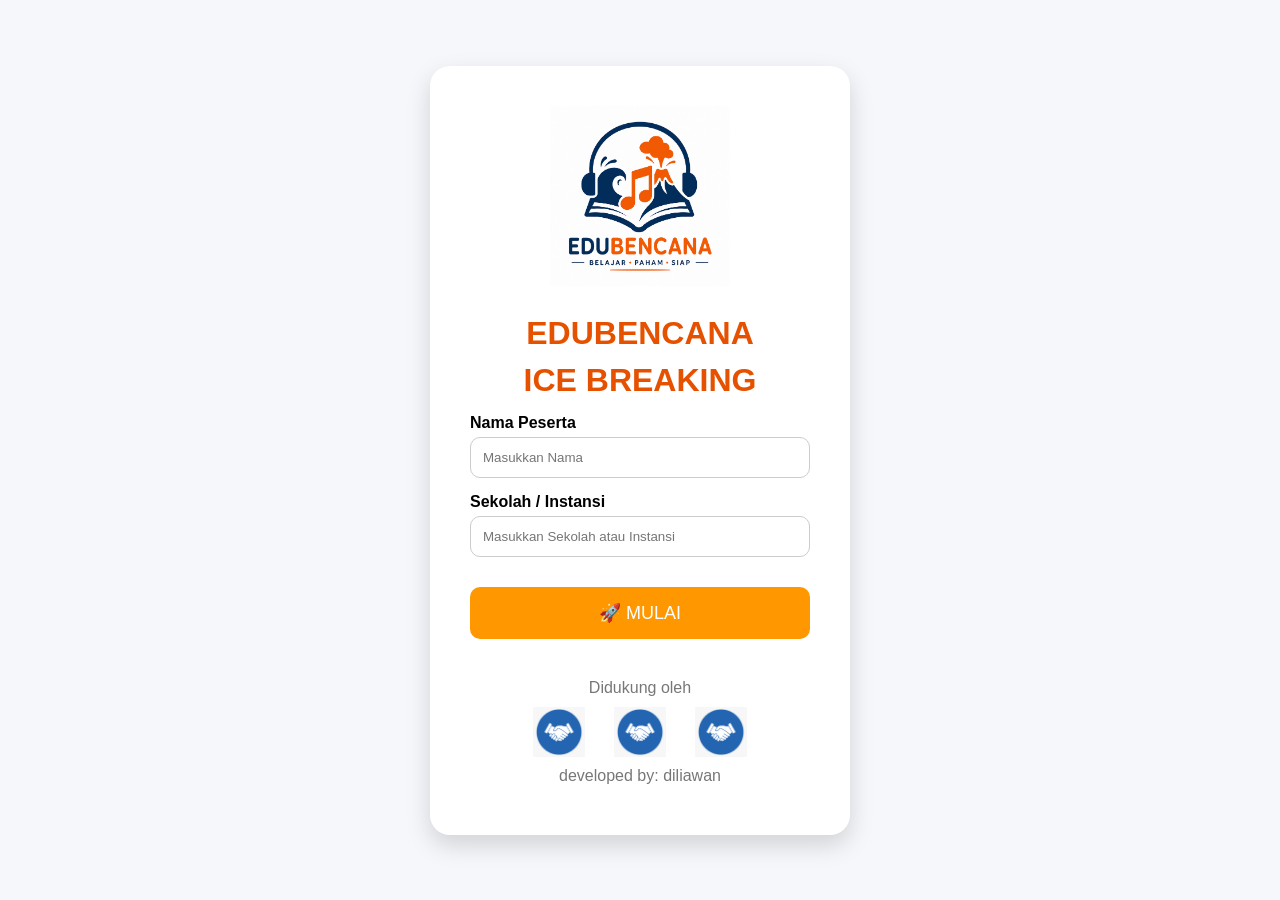
<file: index.html>
<!DOCTYPE html>
<html lang="id">
<head>
    <meta charset="utf-8">
    <meta name="viewport" content="width=device-width, initial-scale=1.0">
    <title>EDUBENCANA FUN</title>
    <link rel="stylesheet" href="css/style.css">
</head>
<body>
    <div class="container">
        <div class="header-logo">
    <img src="assets/logo/edubencana.png" alt="Edubencana">
</div>
        <h1>EDUBENCANA</h1>
        <h1>ICE BREAKING</h1>
        <label>Nama Peserta</label>

<input
    type="text"
    id="nama"
    placeholder="Masukkan Nama">

<label>Sekolah / Instansi</label>

<input
    type="text"
    id="instansi"
    placeholder="Masukkan Sekolah atau Instansi">

<button id="mulaiButton">
    🚀 MULAI
</button>
<div class="footer-sponsor">
    <p>Didukung oleh</p>

    <img src="assets/logo/sponsor.png" alt="sponsor">
    <img src="assets/logo/sponsor.png" alt="sponsor">
    <img src="assets/logo/sponsor.png" alt="sponsor">
    <p></p>
    <p>developed by: diliawan</p>
</div>
</div>
<script src="js/script.js"></script>
</body>

</html>
</file>
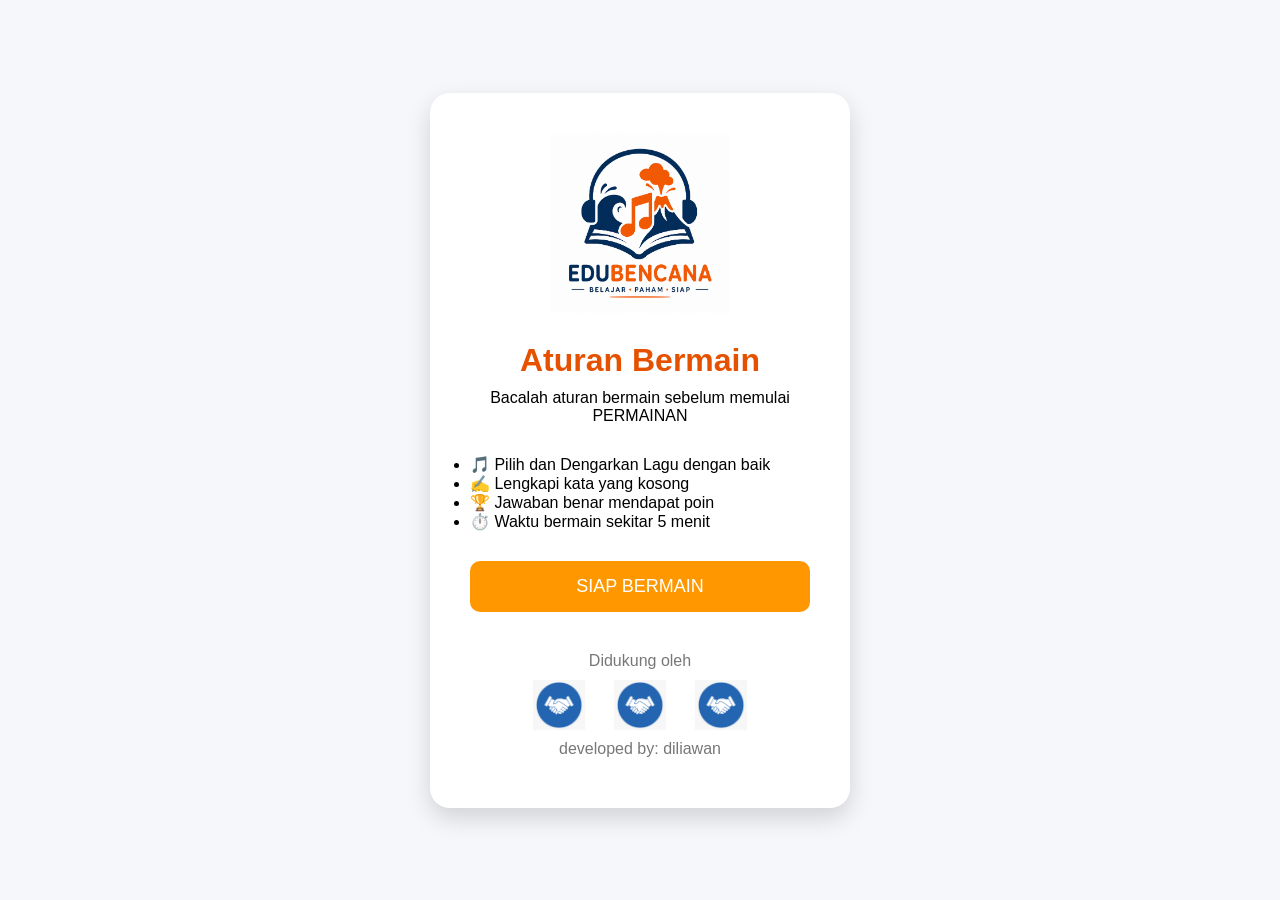
<file: aturan.html>
<!DOCTYPE html>
<html lang="id">
<head>
    <meta charset="UTF-8">
    <meta name="viewport"
    content="width=device-width, initial-scale=1.0">
    <title>Aturan Bermain</title>
    <link rel="stylesheet"
    href="css/style.css">
</head>
<body>
<div class="container">
    <div class="header-logo">
    <img src="assets/logo/edubencana.png" alt="Edubencana">
</div>
<h1>Aturan Bermain</h1>
<p>
    Bacalah aturan bermain sebelum memulai PERMAINAN
</p>
<ul>
<li>🎵 Pilih dan Dengarkan Lagu dengan baik</li>
<li>✍️ Lengkapi kata yang kosong</li>  
<li>🏆 Jawaban benar mendapat poin</li>
<li>⏱️ Waktu bermain sekitar 5 menit</li>
</ul>

<button id="gameButton">
SIAP BERMAIN 
</button>
<div class="footer-sponsor">
    <p>Didukung oleh</p>

    <img src="assets/logo/sponsor.png" alt="sponsor">
    <img src="assets/logo/sponsor.png" alt="sponsor">
    <img src="assets/logo/sponsor.png" alt="sponsor">
    <p></p>
    <p>developed by: diliawan</p>
</div>
</div>
<script src="js/script.js"></script>
</body>
</html>
</file>
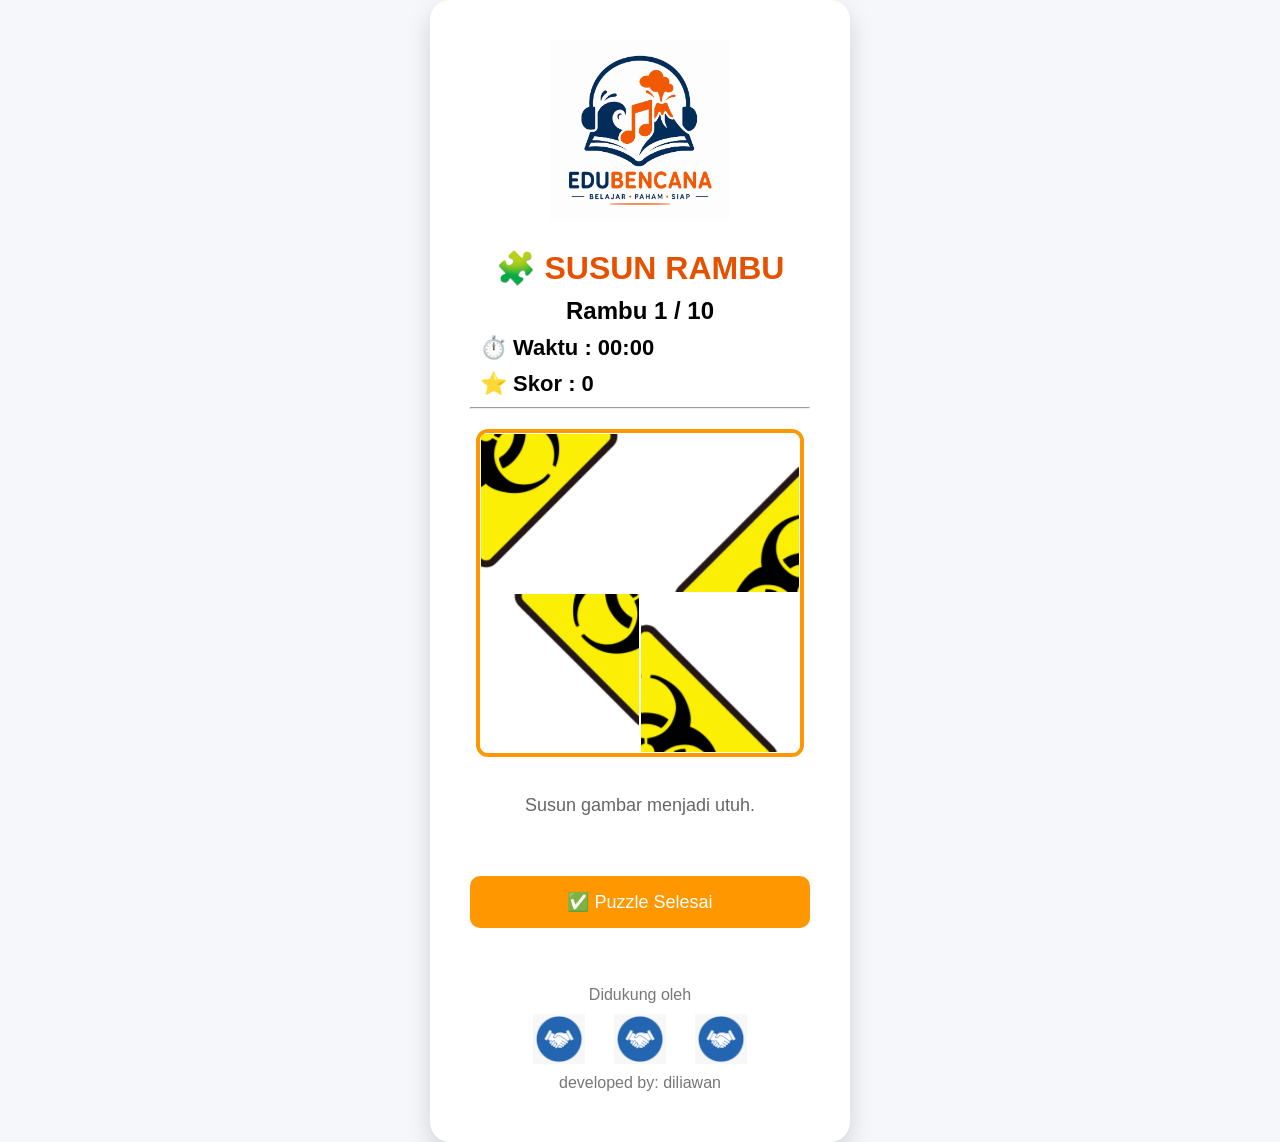
<file: game-rambu.html>
<!DOCTYPE html>
<html lang="id">

<head>

    <meta charset="UTF-8">

    <meta name="viewport" content="width=device-width, initial-scale=1.0">

    <title>Susun Rambu - Edubencana</title>

    <link rel="stylesheet" href="css/style.css">

</head>

<body>

<div class="container">

    <!-- Logo -->
    <div class="header-logo">
        <img src="assets/logo/edubencana.png" alt="Edubencana">
    </div>

    <h1>🧩 SUSUN RAMBU</h1>

    <!-- Progress -->
    <h2 id="progress">
        Rambu 1 / 10
    </h2>

    <!-- Timer -->
    <div class="timer-box">
        ⏱️ Waktu :
        <span id="timer">00:00</span>
    </div>

    <!-- Skor -->
    <div class="score-box">
        ⭐ Skor :
        <span id="score">0</span>
    </div>

    <hr>

    <!-- Puzzle -->

    <div id="puzzleArea">

        <canvas id="canvasPuzzle"
                width="320"
                height="320">
        </canvas>

    </div>

    <div id="pertanyaan" style="display:none; margin-top:20px;">

    <h3>Apa arti rambu ini?</h3>

    <div id="pilihanJawaban"></div>

</div>

    <br>

    <p id="petunjuk">
        Susun gambar menjadi utuh.
    </p>

    <!-- Tombol sementara -->

    <button id="cekPuzzle">
        ✅ Puzzle Selesai
    </button>

    <br><br>

    <!-- Quiz -->

    <div id="quizArea" style="display:none;">

        <h2>
            Apa arti rambu ini?
        </h2>

        <div id="pilihanJawaban">

        </div>

    </div>

    <!-- Footer -->

    <div class="footer-sponsor">

        <p>Didukung oleh</p>

        <img src="assets/logo/sponsor.png">

        <img src="assets/logo/sponsor.png">

        <img src="assets/logo/sponsor.png">

        <p></p>

        <p>developed by: diliawan</p>

    </div>

</div>

<!-- Data -->

<script src="js/data-rambu.js"></script>

<!-- Game -->

<script src="js/game-rambu.js"></script>

</body>

</html>
</file>
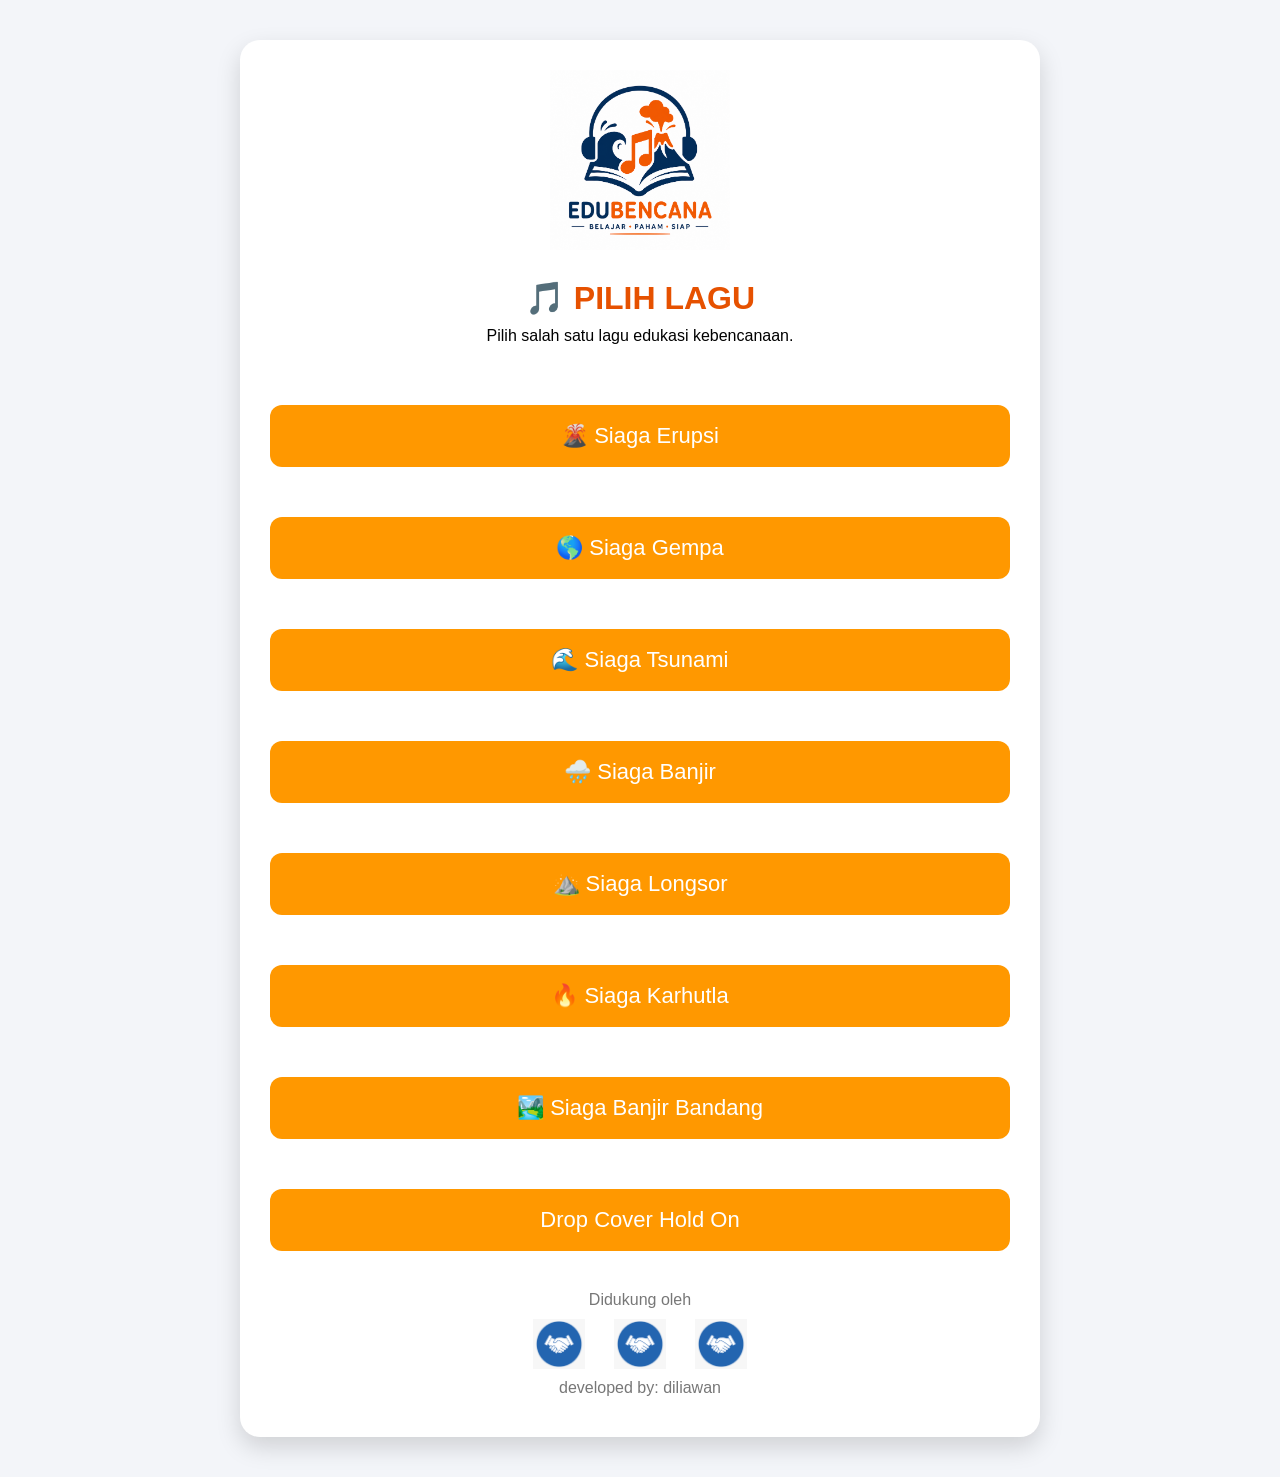
<file: game.html>
<!DOCTYPE html>
<html lang="id">

<head>

    <meta charset="UTF-8">

    <meta name="viewport" content="width=device-width, initial-scale=1.0">

    <title>Edubencana Interactive</title>

    <link rel="stylesheet" href="css/style.css">
    <link rel="stylesheet" href="css/game.css">

</head>

<body>

<div class="game-card">
    <div class="header-logo">
    <img src="assets/logo/edubencana.png" alt="Edubencana">
</div>

    <!-- ========================= -->
    <!-- HEADER -->
    <!-- ========================= -->

    <div class="game-header">

        <h1 id="judulGame">
            Judul Lagu
        </h1>

        <div class="score">

            ⭐ Skor :
            <span id="score">0</span>

        </div>

    </div>

    <!-- ========================= -->
    <!-- TIMER -->
    <!-- ========================= -->

    <div class="timer-box">

        ⏱️ Waktu :
        <span id="timer">05:00</span>

    </div>

    <!-- ========================= -->
    <!-- PETUNJUK -->
    <!-- ========================= -->

    <h2>Tebak Lirik Lagu</h2>

    <p>
        Dengarkan lagu, kemudian lengkapi bagian lirik yang kosong.
    </p>

    <!-- ========================= -->
    <!-- AUDIO -->
    <!-- ========================= -->

    <div class="audio-box">

        <button
            id="playButton"
            class="play-btn">

            🎵 Putar Lagu

        </button>

        <audio id="audioPlayer" controls>

            Browser Anda tidak mendukung audio.

        </audio>

    </div>

    <!-- ========================= -->
    <!-- LIRIK -->
    <!-- Diisi otomatis oleh game.js -->
    <!-- ========================= -->

    <div
        id="lirikContainer"
        class="lyric-box">

    </div>

    <!-- ========================= -->
    <!-- TOMBOL -->
    <!-- ========================= -->

    <button
        id="checkButton"
        class="check-btn">

        ✅ PERIKSA JAWABAN

    </button>
<div class="footer-sponsor">
    <p>Didukung oleh</p>

    <img src="assets/logo/sponsor.png" alt="sponsor">
    <img src="assets/logo/sponsor.png" alt="sponsor">
    <img src="assets/logo/sponsor.png" alt="sponsor">
    <p></p>
    <p>developed by: diliawan</p>
</div>
</div>

<!-- ========================= -->
<!-- JAVASCRIPT -->
<!-- ========================= -->

<script src="js/data.js"></script>

<script src="js/game.js"></script>

</body>

</html>
</file>
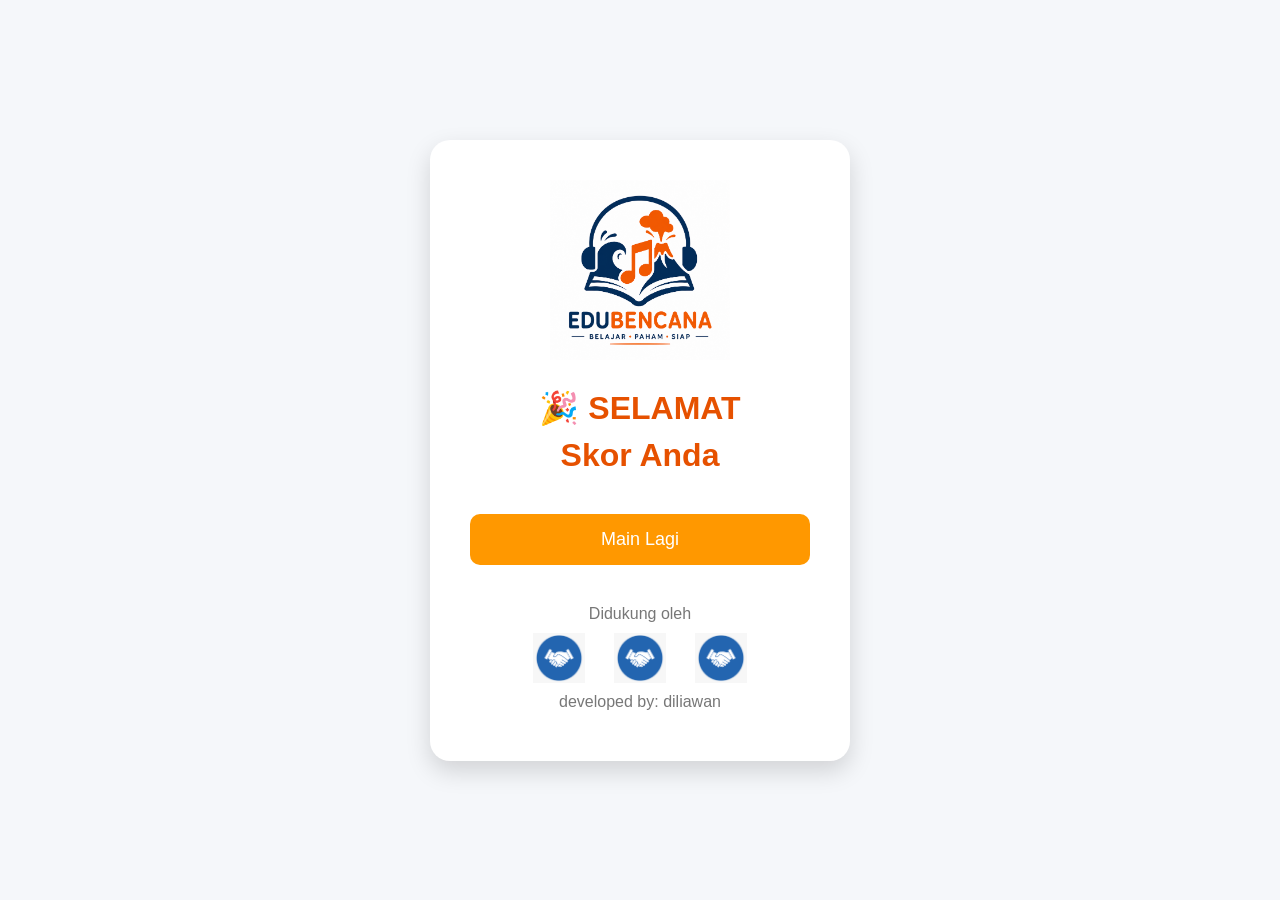
<file: hasil.html>
<!DOCTYPE html>
<html lang="id">

<head>
    <meta charset="UTF-8">
    <title>Hasil Permainan</title>

    <link rel="stylesheet" href="css/style.css">
</head>

<body>

<div class="container">
    <div class="header-logo">
    <img src="assets/logo/edubencana.png" alt="Edubencana">
</div>

    <h1>🎉 SELAMAT</h1>

    <h2 id="nama"></h2>

    <h2 id="instansi"></h2>

    <h1>Skor Anda</h1>

    <h2 id="score">0</h2>

    <button onclick="window.location.href='index.html'">
        Main Lagi
    </button>
<div class="footer-sponsor">
    <p>Didukung oleh</p>

    <img src="assets/logo/sponsor.png" alt="sponsor">
    <img src="assets/logo/sponsor.png" alt="sponsor">
    <img src="assets/logo/sponsor.png" alt="sponsor">
    <p></p>
    <p>developed by: diliawan</p>
</div>
</div>

<script src="js/hasil.js"></script>

</body>
</html>
</file>
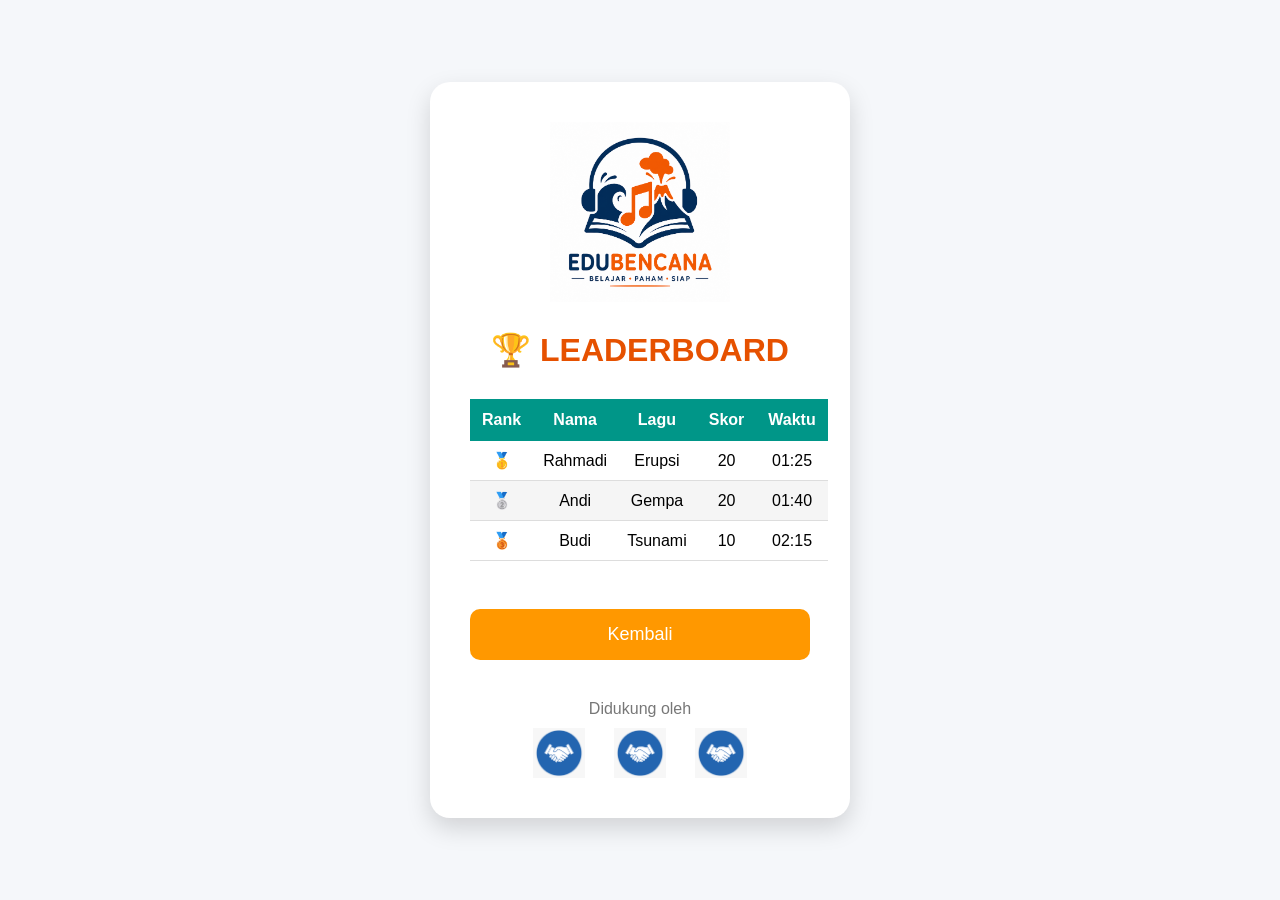
<file: leaderboard.html>
<!DOCTYPE html>
<html lang="id">

<head>

    <meta charset="UTF-8">

    <meta name="viewport" content="width=device-width, initial-scale=1.0">

    <title>Leaderboard</title>

    <link rel="stylesheet" href="css/style.css">
    <link rel="stylesheet" href="css/leaderboard.css">

</head>

<body>

<div class="container">

    <!-- Logo -->
    <div class="header-logo">
        <img src="assets/logo/edubencana.png" alt="Edubencana">
    </div>

    <h1>🏆 LEADERBOARD</h1>

    <p id="tanggalLeaderboard"></p>

    <table class="leaderboard">

        <thead>

            <tr>

                <th>Rank</th>
                <th>Nama</th>
                <th>Lagu</th>
                <th>Skor</th>
                <th>Waktu</th>

            </tr>

        </thead>

        <tbody id="leaderboardBody">

        </tbody>

    </table>

    <br>

    <button onclick="window.location.href='index.html'">

        Kembali

    </button>

    <div class="footer-sponsor">

        <p>Didukung oleh</p>

        <img src="assets/logo/sponsor.png">

        <img src="assets/logo/sponsor.png">

        <img src="assets/logo/sponsor.png">

    </div>

</div>

<script src="js/leaderboard.js"></script>

</body>

</html>
</file>
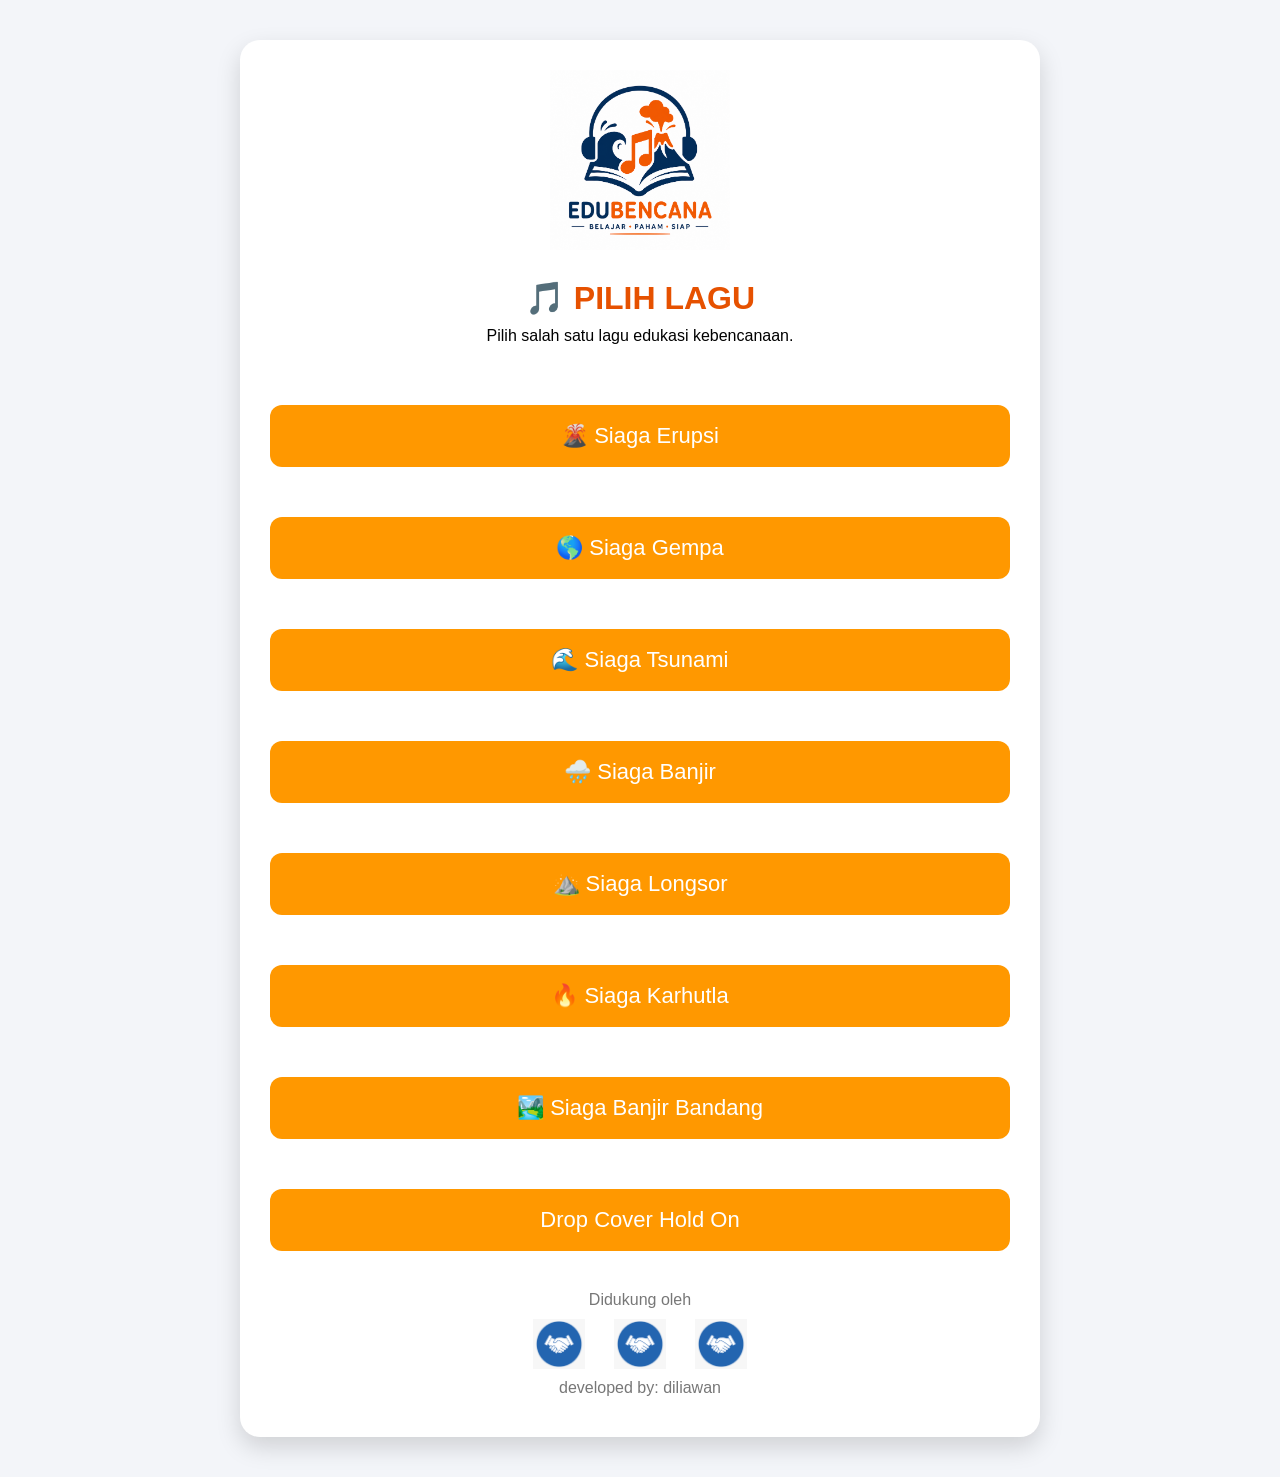
<file: pilihan-lagu.html>
<!DOCTYPE html>
<html lang="id">

<head>

    <meta charset="UTF-8">

    <meta name="viewport" content="width=device-width, initial-scale=1.0">

    <title>Pilih Lagu</title>

    <link rel="stylesheet" href="css/style.css">

    <link rel="stylesheet" href="css/pilihan-lagu.css">

</head>

<body>

<div class="container">
    <div class="header-logo">
    <img src="assets/logo/edubencana.png" alt="Edubencana">
</div>

    <h1>🎵 PILIH LAGU</h1>

    <p>
        Pilih salah satu lagu edukasi kebencanaan.
    </p>
<div class="lagu-list">

    <button class="lagu-btn" data-lagu="erupsi">

        🌋 Siaga Erupsi

    </button>

    <button class="lagu-btn" data-lagu="gempa">

        🌎 Siaga Gempa

    </button>

    <button class="lagu-btn" data-lagu="tsunami">

        🌊 Siaga Tsunami

    </button>

    <button class="lagu-btn" data-lagu="banjir">

        🌧️ Siaga Banjir

    </button>

    <button class="lagu-btn" data-lagu="longsor">

        ⛰️ Siaga Longsor

    </button>

    <button class="lagu-btn" data-lagu="karhutla">

        🔥 Siaga Karhutla

    </button>

    <button class="lagu-btn" data-lagu="banjirbandang">

        🏞️ Siaga Banjir Bandang

    </button>

    <button class="lagu-btn" data-lagu="dropcoverholdon">

         Drop Cover Hold On

    </button>

</div>
<div class="footer-sponsor">
    <p>Didukung oleh</p>

    <img src="assets/logo/sponsor.png" alt="sponsor">
    <img src="assets/logo/sponsor.png" alt="sponsor">
    <img src="assets/logo/sponsor.png" alt="sponsor">
    <p></p>
    <p>developed by: diliawan</p>
</div>
</div>



<script src="js/pilihan-lagu.js"></script>

</body>

</html>
</file>
<file: css/style.css>
*{ 
margin:0;
padding:0;
box-sizing:border-box;
}

body{
    font-family:Arial, sans-serif;
    background:#f5f7fa;
    display:flex;
    justify-content:center;
    align-items:center;
    min-height:100vh;
}

.container{
    background:white;
    width:420px;
    padding:40px;
    border-radius:20px;
    box-shadow:0 10px 25px rgba(0,0,0,0.15);
}

h1{
    text-align:center;
    color:#e65100;
    margin-bottom:10px;
}

h2{
    text-align:center;
    color:#000000;
    margin-bottom:10px;
}

p{
    text-align:center;
    margin-bottom:30px;
}

label{
    display:block;
    margin-top:15px;
    margin-bottom:5px;
    font-weight:bold;
}

input{
    width:100%;
    padding:12px;
    border:1px solid #ccc;
    border-radius:10px;
}

button{
    width:100%;
    margin-top:30px;
    padding:15px;
    border:none;
    border-radius:10px;
    background:#ff9800;
    color:white;
    font-size:18px;
    cursor:pointer;
}

button:hover{
    background:#f57c00;
}
/* ===== GAME CARD ===== */

.game-card{
    max-width:800px;
    margin:40px auto;
    background:white;
    padding:30px;
    border-radius:20px;
    box-shadow:0 10px 25px rgba(0,0,0,.15);
}

.game-title{
    display:flex;
    justify-content:space-between;
    align-items:center;
    margin-bottom:20px;
}

.score{
    background:#ff9800;
    color:white;
    padding:10px 18px;
    border-radius:50px;
    font-weight:bold;
}

.audio-box{
    background:#fff8e1;
    border:2px dashed orange;
    padding:25px;
    border-radius:15px;
    text-align:center;
    margin:20px 0;
}

.lyric{
    background:#fafafa;
    padding:20px;
    border-radius:15px;
    line-height:2;
    font-size:20px;
}

.lyric input{
    width:170px;
    padding:10px;
    font-size:18px;
    text-align:center;
}

.check-btn{
    width:100%;
    margin-top:25px;
    background:#ff5722;
}
.header-logo{
    text-align:center;
    margin-bottom:25px;
}

.header-logo img{
    width:180px;
}

.footer-sponsor{
    margin-top:40px;
    text-align:center;
}

.footer-sponsor p{
    color:#777;
    margin-bottom:10px;
}

.footer-sponsor img{
    height:50px;
    margin:0 12px;
    vertical-align:middle;
}
/* ===========================
PUZZLE RAMBU
=========================== */

#puzzleArea{

    display:flex;

    justify-content:center;

    margin:20px auto;

}

#canvasPuzzle{

    border:4px solid #ff9800;

    border-radius:12px;

    background:#ffffff;

}

.timer-box,
.score-box{

    font-size:22px;

    font-weight:bold;

    margin:10px;

}

#quizArea{

    margin-top:25px;

}

#pilihanJawaban button{

    width:100%;

    margin:10px 0;

}

#petunjuk{

    color:#666;

    font-size:18px;

}
</file>
<file: css/game.css>
body{
    margin:0;
    padding:0;
    font-family:Arial, Helvetica, sans-serif;
    background:#f3f5f9;
}

.game-card{
    width:90%;
    max-width:900px;
    margin:40px auto;
    background:white;
    border-radius:20px;
    padding:35px;
    box-shadow:0 10px 30px rgba(0,0,0,.15);
}

.game-header{
    display:flex;
    justify-content:space-between;
    align-items:center;
    margin-bottom:25px;
}

.game-header h1{
    color:#ef6c00;
    margin:0;
}

.score{
    background:#ff9800;
    color:white;
    padding:10px 18px;
    border-radius:30px;
    font-weight:bold;
}

.audio-box{
    background:#fff3cd;
    border:2px dashed orange;
    border-radius:15px;
    padding:25px;
    text-align:center;
    margin:30px 0;
}

.play-btn{
    background:#ff9800;
    color:white;
    border:none;
    padding:15px 30px;
    border-radius:10px;
    font-size:18px;
    cursor:pointer;
}

.play-btn:hover{
    background:#ef6c00;
}

.lyric-box{
    background:#fafafa;
    border-radius:15px;
    padding:25px;
    line-height:2.2;
    font-size:22px;
}

.lyric-box input{
    width:180px;
    padding:10px;
    border-radius:8px;
    border:2px solid #ddd;
    text-align:center;
    font-size:18px;
}

.check-btn{
    width:100%;
    margin-top:30px;
    background:#ff5722;
    color:white;
    border:none;
    padding:18px;
    border-radius:12px;
    font-size:20px;
    cursor:pointer;
}

.check-btn:hover{
    background:#e64a19;
}
.timer-box{
    background:#e53935;
    color:white;
    padding:12px;
    border-radius:10px;
    text-align:center;
    font-size:22px;
    font-weight:bold;
    margin-bottom:20px;
}
body{
    display:block !important;
    height:auto !important;
    min-height:100vh;
    overflow-y:auto;
}
</file>
<file: css/leaderboard.css>
.leaderboard{

    width:100%;

    border-collapse:collapse;

    margin-top:20px;

}

.leaderboard th{

    background:#009688;

    color:white;

    padding:12px;

}

.leaderboard td{

    padding:10px;

    text-align:center;

    border-bottom:1px solid #ddd;

}

.leaderboard tr:nth-child(even){

    background:#f5f5f5;

}

.leaderboard tr:hover{

    background:#fff8d0;

}
</file>
<file: css/pilihan-lagu.css>
body{
    background:#f3f5f9;
    font-family:Arial, Helvetica, sans-serif;
}

.container{

    width:90%;
    max-width:800px;

    margin:40px auto;

    background:white;

    border-radius:20px;

    padding:30px;

    box-shadow:0 10px 25px rgba(0,0,0,.15);

    text-align:center;

}

.lagu-list{

    display:flex;

    flex-direction:column;

    gap:20px;

    margin-top:30px;

}

.lagu-btn{

    padding:18px;

    font-size:22px;

    border:none;

    border-radius:12px;

    background:#ff9800;

    color:white;

    cursor:pointer;

}
body{
    display:block !important;
    height:auto !important;
    min-height:100vh;
    overflow-y:auto;
}
</file>
